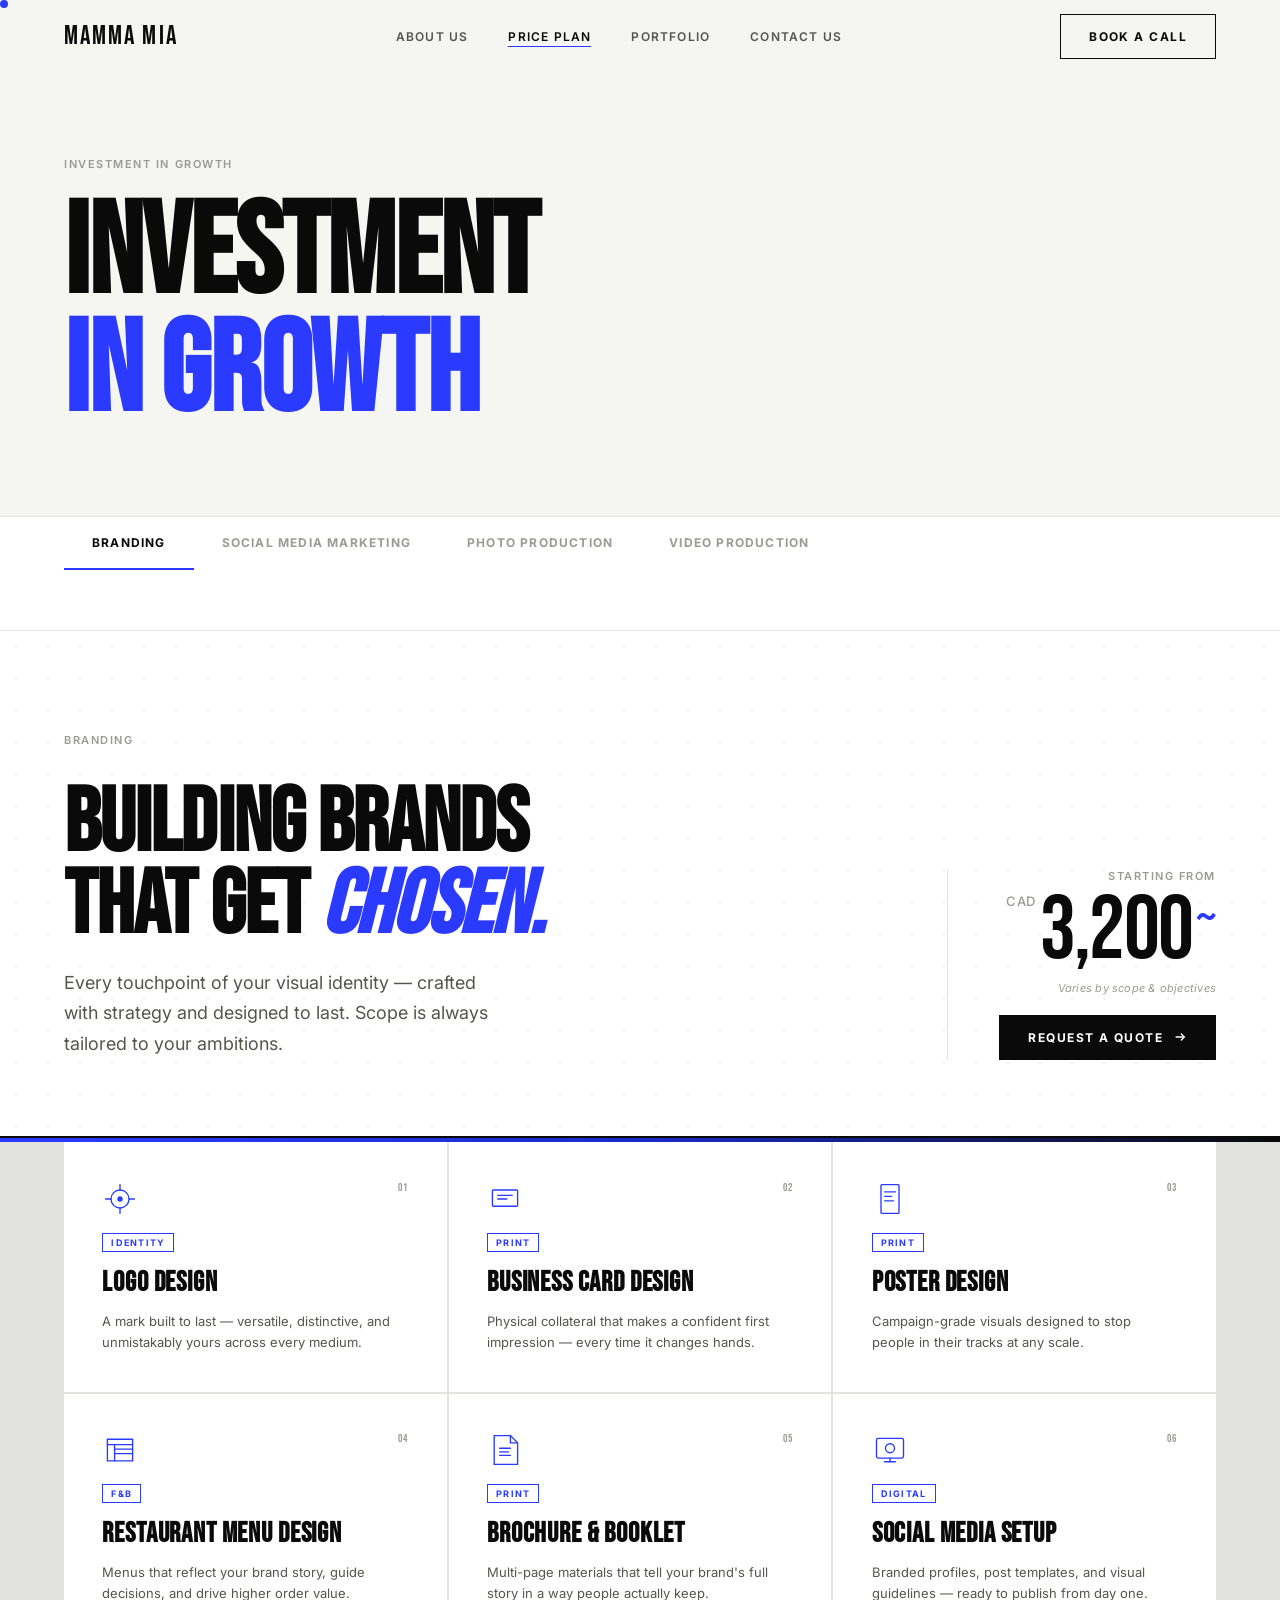
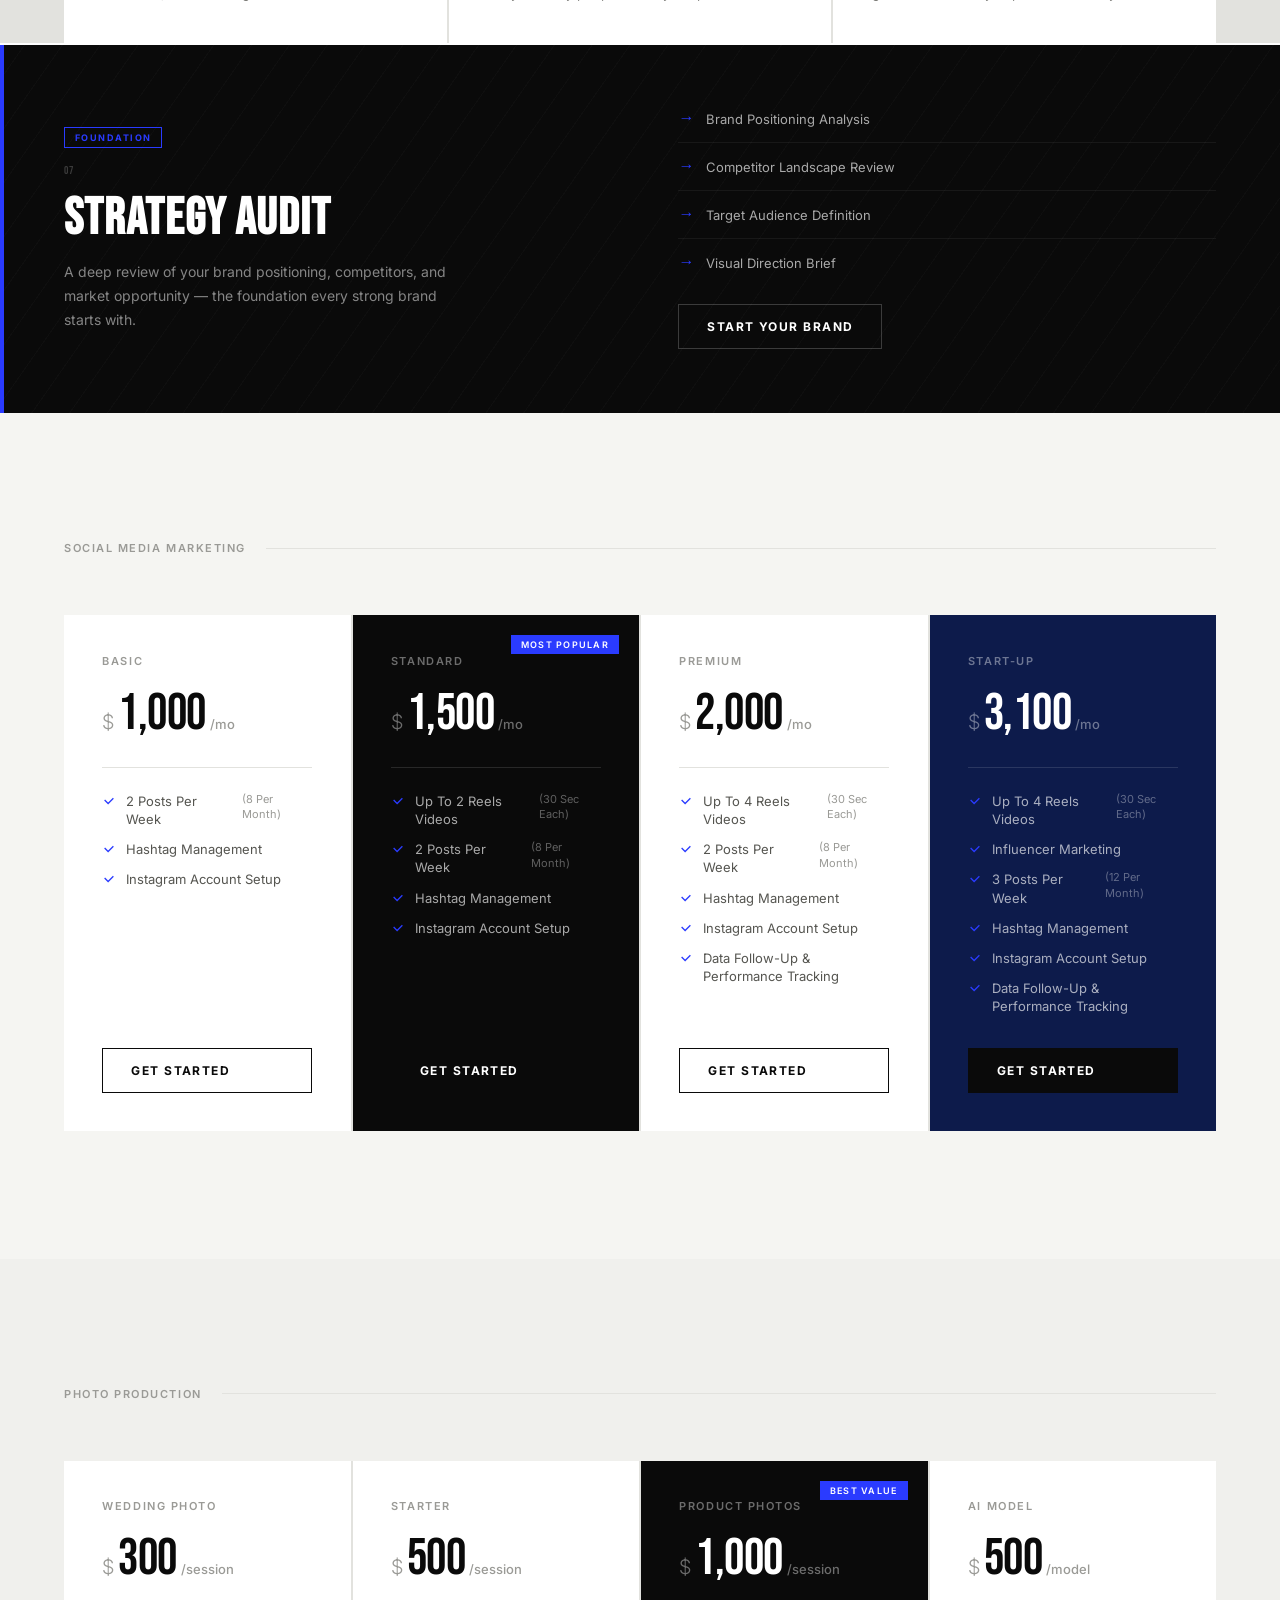
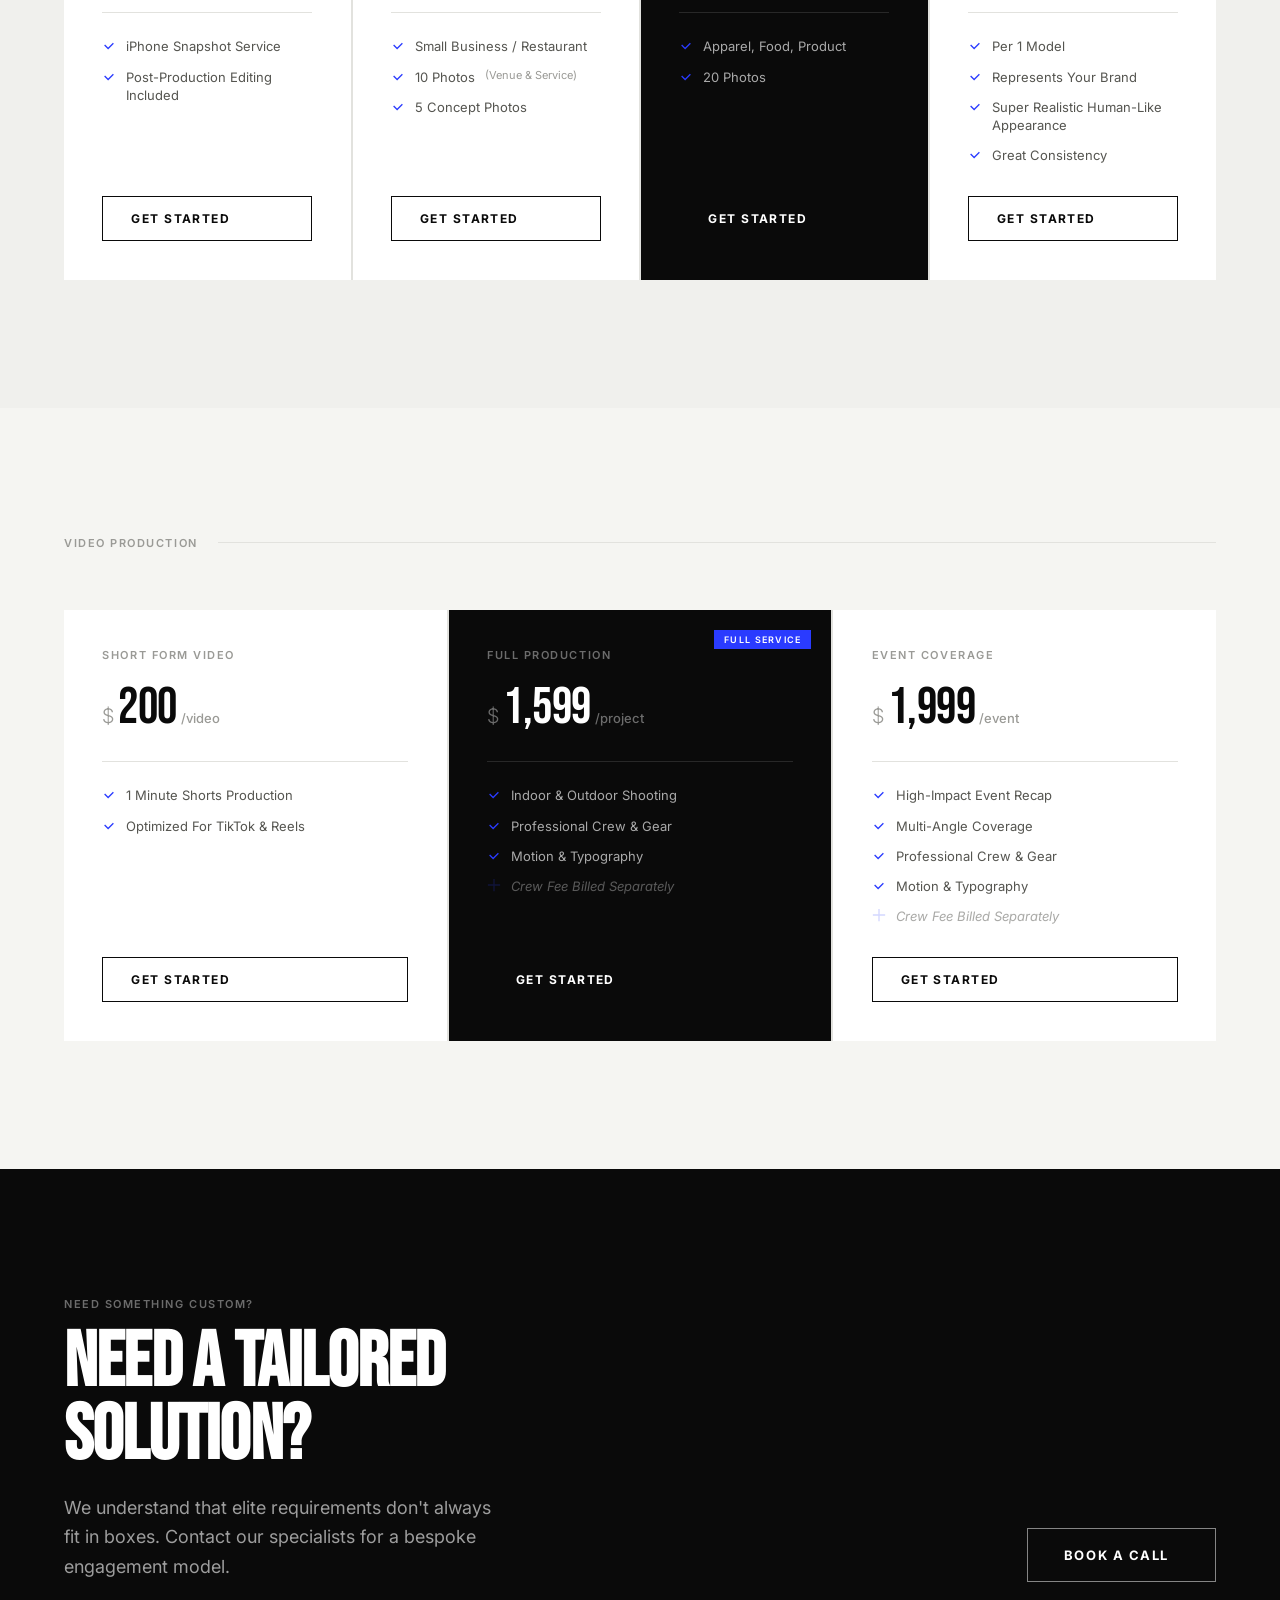
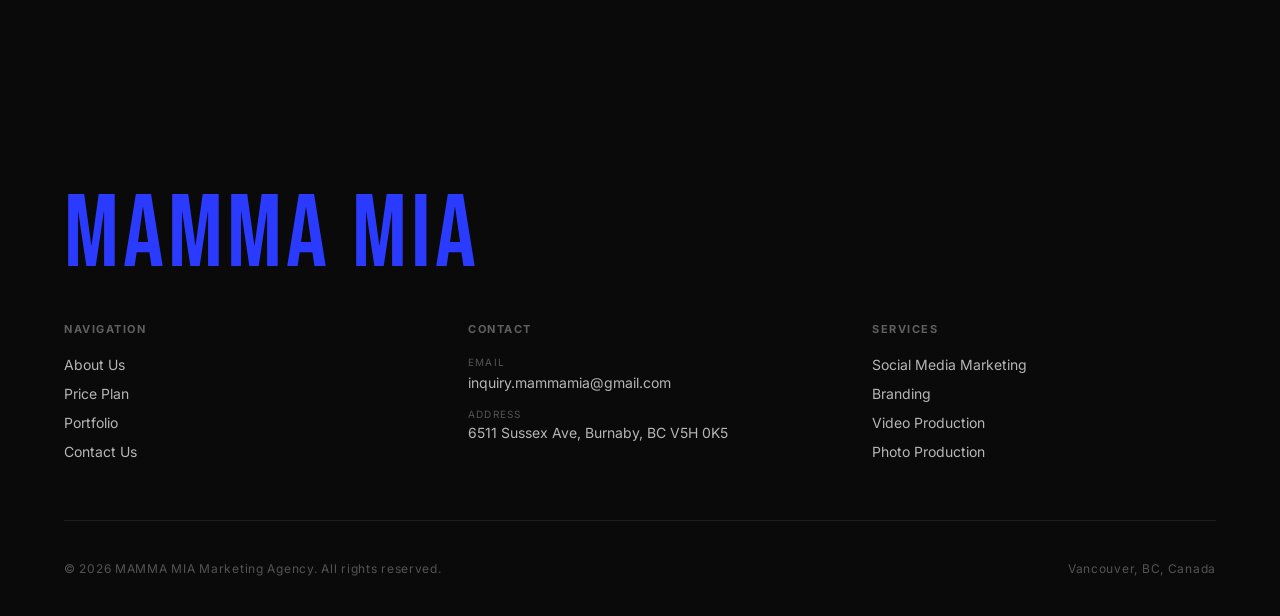
<file: price-plan.html>
<!DOCTYPE html>
<html lang="en">
<head>
  <meta charset="UTF-8" />
  <meta name="viewport" content="width=device-width, initial-scale=1.0" />
  <title>Price Plan — MAMMA MIA Marketing Agency</title>
  <meta name="description" content="Transparent pricing for Branding, Social Media Marketing, Photo Production, and Video Production services by MAMMA MIA." />
  <link rel="preconnect" href="https://fonts.googleapis.com" />
  <link rel="preconnect" href="https://fonts.gstatic.com" crossorigin />
  <link href="https://fonts.googleapis.com/css2?family=Bebas+Neue&family=Inter:wght@300;400;500;600;700&display=swap" rel="stylesheet" />
  <link rel="stylesheet" href="css/style.css" />
  <link rel="stylesheet" href="css/pricing.css" />
</head>
<body>

  <!-- Page Transition Curtain -->
  <div class="page-curtain" id="pageCurtain"></div>

  <!-- Page Loader -->
  <div class="page-loader" id="pageLoader">
    <div class="loader-logo">
      <span style="animation-delay:0.05s">M</span><span style="animation-delay:0.1s">A</span><span style="animation-delay:0.15s">M</span><span style="animation-delay:0.2s">M</span><span style="animation-delay:0.25s">A</span>&nbsp;<span style="animation-delay:0.35s">M</span><span style="animation-delay:0.4s">I</span><span style="animation-delay:0.45s">A</span>
    </div>
  </div>

  <!-- Custom Cursor -->
  <div class="cursor" id="cursor"></div>
  <div class="cursor-ring" id="cursorRing"></div>

  <!-- Progress Bar -->
  <div class="progress-bar" id="progressBar"></div>

  <!-- Navigation -->
  <nav class="nav" id="mainNav">
    <div class="nav__inner">
      <a href="index.html" class="nav__logo">
        <span class="nav__logo-text" style="color:var(--color-black)">MAMMA MIA</span>
      </a>
      <div class="nav__links">
        <a href="index.html" class="nav__link">About Us</a>
        <a href="price-plan.html" class="nav__link active">Price Plan</a>
        <a href="portfolio.html" class="nav__link">Portfolio</a>
        <a href="contact.html" class="nav__link">Contact Us</a>
      </div>
      <a href="contact.html" class="nav__cta btn btn-outline"><span>Book a Call</span></a>
      <div class="nav__hamburger" id="hamburger">
        <span></span><span></span><span></span>
      </div>
    </div>
  </nav>

  <!-- Mobile Menu -->
  <div class="nav__mobile-menu" id="mobileMenu">
    <a href="index.html" class="nav__mobile-link">About Us</a>
    <a href="price-plan.html" class="nav__mobile-link">Price Plan</a>
    <a href="portfolio.html" class="nav__mobile-link">Portfolio</a>
    <a href="contact.html" class="nav__mobile-link">Contact Us</a>
  </div>

  <!-- ======== PAGE HERO ======== -->
  <header class="page-hero">
    <div class="container">
      <div class="page-hero__eyebrow reveal">
        <span class="t-label">Investment in Growth</span>
      </div>
      <h1 class="page-hero__title t-display reveal reveal-delay-1">
        Investment<br /><span style="color:var(--color-accent)">in Growth</span>
      </h1>
    </div>
    <!-- Tab nav -->
    <div class="pricing-tabs">
      <div class="container">
        <div class="pricing-tabs__inner">
          <button class="pricing-tab active" data-target="branding">Branding</button>
          <button class="pricing-tab" data-target="social">Social Media Marketing</button>
          <button class="pricing-tab" data-target="photo">Photo Production</button>
          <button class="pricing-tab" data-target="video">Video Production</button>
        </div>
      </div>
    </div>
  </header>

  <!-- ======== BRANDING ======== -->
  <section class="pricing-section section branding-v3" id="branding">

    <!-- ① Top: full-width editorial header with oversized price -->
    <div class="branding-v3__head">
      <div class="container branding-v3__head-inner">
        <div class="branding-v3__head-left">
          <span class="t-label reveal">Branding</span>
          <h2 class="branding-v3__title reveal reveal-delay-1">Building Brands<br />That Get <em>Chosen.</em></h2>
          <p class="t-body branding-v3__sub reveal reveal-delay-2">Every touchpoint of your visual identity — crafted with strategy and designed to last. Scope is always tailored to your ambitions.</p>
        </div>
        <div class="branding-v3__head-right reveal reveal-delay-1">
          <div class="branding-v3__price-block">
            <span class="branding-v3__price-label t-label">Starting From</span>
            <div class="branding-v3__price-row">
              <span class="branding-v3__price-cad">CAD</span>
              <span class="branding-v3__price-num">3,200</span>
              <span class="branding-v3__price-tilde">~</span>
            </div>
            <p class="branding-v3__price-note">Varies by scope &amp; objectives</p>
          </div>
          <a href="contact.html" class="btn btn-primary branding-v3__cta">
            <span>Request a Quote</span>
            <svg xmlns="http://www.w3.org/2000/svg" viewBox="0 0 16 16" fill="none" stroke="currentColor" stroke-width="1.5"><path d="M3 8h10M9 4l4 4-4 4"/></svg>
          </a>
        </div>
      </div>
    </div>

    <!-- ② Divider accent bar -->
    <div class="branding-v3__divider"></div>

    <!-- ③ Service cards grid -->
    <div class="container">
      <div class="branding-v3__grid">

        <div class="branding-v3__card reveal reveal-delay-1">
          <div class="branding-v3__card-top">
            <svg class="branding-v3__icon" viewBox="0 0 40 40" fill="none" xmlns="http://www.w3.org/2000/svg">
              <circle cx="20" cy="20" r="10" stroke="currentColor" stroke-width="1.5"/>
              <path d="M20 10 L20 4M20 30 L20 36M10 20 L4 20M30 20 L36 20" stroke="currentColor" stroke-width="1.5" stroke-linecap="round"/>
              <circle cx="20" cy="20" r="3" fill="currentColor"/>
            </svg>
            <span class="branding-v3__card-num">01</span>
          </div>
          <div class="branding-v3__card-tag">Identity</div>
          <h3 class="branding-v3__card-title">Logo Design</h3>
          <p class="branding-v3__card-desc">A mark built to last — versatile, distinctive, and unmistakably yours across every medium.</p>
        </div>

        <div class="branding-v3__card reveal reveal-delay-2">
          <div class="branding-v3__card-top">
            <svg class="branding-v3__icon" viewBox="0 0 40 40" fill="none" xmlns="http://www.w3.org/2000/svg">
              <rect x="6" y="10" width="28" height="18" rx="1" stroke="currentColor" stroke-width="1.5"/>
              <path d="M12 16 h16M12 20 h10" stroke="currentColor" stroke-width="1.5" stroke-linecap="round"/>
            </svg>
            <span class="branding-v3__card-num">02</span>
          </div>
          <div class="branding-v3__card-tag">Print</div>
          <h3 class="branding-v3__card-title">Business Card Design</h3>
          <p class="branding-v3__card-desc">Physical collateral that makes a confident first impression — every time it changes hands.</p>
        </div>

        <div class="branding-v3__card reveal reveal-delay-3">
          <div class="branding-v3__card-top">
            <svg class="branding-v3__icon" viewBox="0 0 40 40" fill="none" xmlns="http://www.w3.org/2000/svg">
              <rect x="10" y="4" width="20" height="32" rx="1" stroke="currentColor" stroke-width="1.5"/>
              <path d="M14 12 h12M14 17 h8M14 22 h10" stroke="currentColor" stroke-width="1.5" stroke-linecap="round"/>
            </svg>
            <span class="branding-v3__card-num">03</span>
          </div>
          <div class="branding-v3__card-tag">Print</div>
          <h3 class="branding-v3__card-title">Poster Design</h3>
          <p class="branding-v3__card-desc">Campaign-grade visuals designed to stop people in their tracks at any scale.</p>
        </div>

        <div class="branding-v3__card reveal reveal-delay-1">
          <div class="branding-v3__card-top">
            <svg class="branding-v3__icon" viewBox="0 0 40 40" fill="none" xmlns="http://www.w3.org/2000/svg">
              <path d="M6 8 h28 v24 H6 Z" stroke="currentColor" stroke-width="1.5"/>
              <path d="M6 14 h28M14 14 v18M14 19 h20M14 24 h20" stroke="currentColor" stroke-width="1.5" stroke-linecap="round"/>
            </svg>
            <span class="branding-v3__card-num">04</span>
          </div>
          <div class="branding-v3__card-tag">F&amp;B</div>
          <h3 class="branding-v3__card-title">Restaurant Menu Design</h3>
          <p class="branding-v3__card-desc">Menus that reflect your brand story, guide decisions, and drive higher order value.</p>
        </div>

        <div class="branding-v3__card reveal reveal-delay-2">
          <div class="branding-v3__card-top">
            <svg class="branding-v3__icon" viewBox="0 0 40 40" fill="none" xmlns="http://www.w3.org/2000/svg">
              <path d="M8 4 h18 l8 8 v24 H8 Z" stroke="currentColor" stroke-width="1.5"/>
              <path d="M26 4 v8 h8" stroke="currentColor" stroke-width="1.5"/>
              <path d="M14 18 h12M14 22 h10M14 26 h12" stroke="currentColor" stroke-width="1.5" stroke-linecap="round"/>
            </svg>
            <span class="branding-v3__card-num">05</span>
          </div>
          <div class="branding-v3__card-tag">Print</div>
          <h3 class="branding-v3__card-title">Brochure &amp; Booklet</h3>
          <p class="branding-v3__card-desc">Multi-page materials that tell your brand's full story in a way people actually keep.</p>
        </div>

        <div class="branding-v3__card reveal reveal-delay-3">
          <div class="branding-v3__card-top">
            <svg class="branding-v3__icon" viewBox="0 0 40 40" fill="none" xmlns="http://www.w3.org/2000/svg">
              <rect x="5" y="7" width="30" height="22" rx="2" stroke="currentColor" stroke-width="1.5"/>
              <circle cx="20" cy="18" r="5" stroke="currentColor" stroke-width="1.5"/>
              <path d="M14 33 h12" stroke="currentColor" stroke-width="1.5" stroke-linecap="round"/>
              <path d="M20 29 v4" stroke="currentColor" stroke-width="1.5" stroke-linecap="round"/>
            </svg>
            <span class="branding-v3__card-num">06</span>
          </div>
          <div class="branding-v3__card-tag">Digital</div>
          <h3 class="branding-v3__card-title">Social Media Setup</h3>
          <p class="branding-v3__card-desc">Branded profiles, post templates, and visual guidelines — ready to publish from day one.</p>
        </div>

      </div>

      <!-- ④ Strategy Audit — full-width foundation card -->
      <div class="branding-v3__audit reveal">
        <div class="branding-v3__audit-left">
          <span class="branding-v3__audit-tag">Foundation</span>
          <span class="branding-v3__audit-num">07</span>
          <h3 class="branding-v3__audit-title">Strategy Audit</h3>
          <p class="branding-v3__audit-desc">A deep review of your brand positioning, competitors, and market opportunity — the foundation every strong brand starts with.</p>
        </div>
        <div class="branding-v3__audit-right">
          <ul class="branding-v3__audit-list">
            <li><span class="branding-v3__audit-check">→</span>Brand Positioning Analysis</li>
            <li><span class="branding-v3__audit-check">→</span>Competitor Landscape Review</li>
            <li><span class="branding-v3__audit-check">→</span>Target Audience Definition</li>
            <li><span class="branding-v3__audit-check">→</span>Visual Direction Brief</li>
          </ul>
          <a href="contact.html" class="btn btn-outline branding-v3__audit-cta"><span>Start Your Brand</span></a>
        </div>
      </div>

    </div>
  </section>

  <!-- ======== SOCIAL MEDIA MARKETING ======== -->
  <section class="pricing-section section" id="social">
    <div class="container">
      <div class="section-label-row reveal">
        <span class="t-label">Social Media Marketing</span>
        <div class="rule"></div>
      </div>
      <div class="pricing-cards">

        <div class="pricing-card reveal reveal-delay-1">
          <div class="pricing-card__tier t-label">Basic</div>
          <div class="pricing-card__price">
            <span class="pricing-card__currency">$</span>
            <span class="pricing-card__amount">1,000</span>
            <span class="pricing-card__period">/mo</span>
          </div>
          <div class="rule" style="margin:24px 0"></div>
          <ul class="pricing-card__features">
            <li><svg viewBox="0 0 16 16"><path d="M3 8l4 4 6-6" stroke="currentColor" stroke-width="1.5" fill="none"/></svg>2 Posts Per Week <span>(8 Per Month)</span></li>
            <li><svg viewBox="0 0 16 16"><path d="M3 8l4 4 6-6" stroke="currentColor" stroke-width="1.5" fill="none"/></svg>Hashtag Management</li>
            <li><svg viewBox="0 0 16 16"><path d="M3 8l4 4 6-6" stroke="currentColor" stroke-width="1.5" fill="none"/></svg>Instagram Account Setup</li>
          </ul>
          <a href="contact.html" class="btn btn-outline pricing-card__cta"><span>Get Started</span></a>
        </div>

        <div class="pricing-card pricing-card--featured reveal reveal-delay-2">
          <div class="pricing-card__badge t-label">Most Popular</div>
          <div class="pricing-card__tier t-label">Standard</div>
          <div class="pricing-card__price">
            <span class="pricing-card__currency">$</span>
            <span class="pricing-card__amount">1,500</span>
            <span class="pricing-card__period">/mo</span>
          </div>
          <div class="rule" style="margin:24px 0;background:rgba(255,255,255,0.12)"></div>
          <ul class="pricing-card__features">
            <li><svg viewBox="0 0 16 16"><path d="M3 8l4 4 6-6" stroke="currentColor" stroke-width="1.5" fill="none"/></svg>Up To 2 Reels Videos <span>(30 Sec Each)</span></li>
            <li><svg viewBox="0 0 16 16"><path d="M3 8l4 4 6-6" stroke="currentColor" stroke-width="1.5" fill="none"/></svg>2 Posts Per Week <span>(8 Per Month)</span></li>
            <li><svg viewBox="0 0 16 16"><path d="M3 8l4 4 6-6" stroke="currentColor" stroke-width="1.5" fill="none"/></svg>Hashtag Management</li>
            <li><svg viewBox="0 0 16 16"><path d="M3 8l4 4 6-6" stroke="currentColor" stroke-width="1.5" fill="none"/></svg>Instagram Account Setup</li>
          </ul>
          <a href="contact.html" class="btn btn-primary pricing-card__cta"><span>Get Started</span></a>
        </div>

        <div class="pricing-card reveal reveal-delay-3">
          <div class="pricing-card__tier t-label">Premium</div>
          <div class="pricing-card__price">
            <span class="pricing-card__currency">$</span>
            <span class="pricing-card__amount">2,000</span>
            <span class="pricing-card__period">/mo</span>
          </div>
          <div class="rule" style="margin:24px 0"></div>
          <ul class="pricing-card__features">
            <li><svg viewBox="0 0 16 16"><path d="M3 8l4 4 6-6" stroke="currentColor" stroke-width="1.5" fill="none"/></svg>Up To 4 Reels Videos <span>(30 Sec Each)</span></li>
            <li><svg viewBox="0 0 16 16"><path d="M3 8l4 4 6-6" stroke="currentColor" stroke-width="1.5" fill="none"/></svg>2 Posts Per Week <span>(8 Per Month)</span></li>
            <li><svg viewBox="0 0 16 16"><path d="M3 8l4 4 6-6" stroke="currentColor" stroke-width="1.5" fill="none"/></svg>Hashtag Management</li>
            <li><svg viewBox="0 0 16 16"><path d="M3 8l4 4 6-6" stroke="currentColor" stroke-width="1.5" fill="none"/></svg>Instagram Account Setup</li>
            <li><svg viewBox="0 0 16 16"><path d="M3 8l4 4 6-6" stroke="currentColor" stroke-width="1.5" fill="none"/></svg>Data Follow-Up &amp; Performance Tracking</li>
          </ul>
          <a href="contact.html" class="btn btn-outline pricing-card__cta"><span>Get Started</span></a>
        </div>

        <div class="pricing-card pricing-card--startup reveal reveal-delay-4">
          <div class="pricing-card__tier t-label">Start-Up</div>
          <div class="pricing-card__price">
            <span class="pricing-card__currency">$</span>
            <span class="pricing-card__amount">3,100</span>
            <span class="pricing-card__period">/mo</span>
          </div>
          <div class="rule" style="margin:24px 0;background:rgba(255,255,255,0.12)"></div>
          <ul class="pricing-card__features">
            <li><svg viewBox="0 0 16 16"><path d="M3 8l4 4 6-6" stroke="currentColor" stroke-width="1.5" fill="none"/></svg>Up To 4 Reels Videos <span>(30 Sec Each)</span></li>
            <li><svg viewBox="0 0 16 16"><path d="M3 8l4 4 6-6" stroke="currentColor" stroke-width="1.5" fill="none"/></svg>Influencer Marketing</li>
            <li><svg viewBox="0 0 16 16"><path d="M3 8l4 4 6-6" stroke="currentColor" stroke-width="1.5" fill="none"/></svg>3 Posts Per Week <span>(12 Per Month)</span></li>
            <li><svg viewBox="0 0 16 16"><path d="M3 8l4 4 6-6" stroke="currentColor" stroke-width="1.5" fill="none"/></svg>Hashtag Management</li>
            <li><svg viewBox="0 0 16 16"><path d="M3 8l4 4 6-6" stroke="currentColor" stroke-width="1.5" fill="none"/></svg>Instagram Account Setup</li>
            <li><svg viewBox="0 0 16 16"><path d="M3 8l4 4 6-6" stroke="currentColor" stroke-width="1.5" fill="none"/></svg>Data Follow-Up &amp; Performance Tracking</li>
          </ul>
          <a href="contact.html" class="btn btn-primary pricing-card__cta"><span>Get Started</span></a>
        </div>

      </div>
    </div>
  </section>

  <!-- ======== PHOTO PRODUCTION ======== -->
  <section class="pricing-section section section--alt" id="photo">
    <div class="container">
      <div class="section-label-row reveal">
        <span class="t-label">Photo Production</span>
        <div class="rule"></div>
      </div>
      <div class="pricing-cards">

        <div class="pricing-card reveal reveal-delay-1">
          <div class="pricing-card__tier t-label">Wedding Photo</div>
          <div class="pricing-card__price">
            <span class="pricing-card__currency">$</span>
            <span class="pricing-card__amount">300</span>
            <span class="pricing-card__period">/session</span>
          </div>
          <div class="rule" style="margin:24px 0"></div>
          <ul class="pricing-card__features">
            <li><svg viewBox="0 0 16 16"><path d="M3 8l4 4 6-6" stroke="currentColor" stroke-width="1.5" fill="none"/></svg>iPhone Snapshot Service</li>
            <li><svg viewBox="0 0 16 16"><path d="M3 8l4 4 6-6" stroke="currentColor" stroke-width="1.5" fill="none"/></svg>Post-Production Editing Included</li>
          </ul>
          <a href="contact.html" class="btn btn-outline pricing-card__cta"><span>Get Started</span></a>
        </div>

        <div class="pricing-card reveal reveal-delay-2">
          <div class="pricing-card__tier t-label">Starter</div>
          <div class="pricing-card__price">
            <span class="pricing-card__currency">$</span>
            <span class="pricing-card__amount">500</span>
            <span class="pricing-card__period">/session</span>
          </div>
          <div class="rule" style="margin:24px 0"></div>
          <ul class="pricing-card__features">
            <li><svg viewBox="0 0 16 16"><path d="M3 8l4 4 6-6" stroke="currentColor" stroke-width="1.5" fill="none"/></svg>Small Business / Restaurant</li>
            <li><svg viewBox="0 0 16 16"><path d="M3 8l4 4 6-6" stroke="currentColor" stroke-width="1.5" fill="none"/></svg>10 Photos <span>(Venue &amp; Service)</span></li>
            <li><svg viewBox="0 0 16 16"><path d="M3 8l4 4 6-6" stroke="currentColor" stroke-width="1.5" fill="none"/></svg>5 Concept Photos</li>
          </ul>
          <a href="contact.html" class="btn btn-outline pricing-card__cta"><span>Get Started</span></a>
        </div>

        <div class="pricing-card pricing-card--featured reveal reveal-delay-3">
          <div class="pricing-card__badge t-label">Best Value</div>
          <div class="pricing-card__tier t-label">Product Photos</div>
          <div class="pricing-card__price">
            <span class="pricing-card__currency">$</span>
            <span class="pricing-card__amount">1,000</span>
            <span class="pricing-card__period">/session</span>
          </div>
          <div class="rule" style="margin:24px 0;background:rgba(255,255,255,0.12)"></div>
          <ul class="pricing-card__features">
            <li><svg viewBox="0 0 16 16"><path d="M3 8l4 4 6-6" stroke="currentColor" stroke-width="1.5" fill="none"/></svg>Apparel, Food, Product</li>
            <li><svg viewBox="0 0 16 16"><path d="M3 8l4 4 6-6" stroke="currentColor" stroke-width="1.5" fill="none"/></svg>20 Photos</li>
          </ul>
          <a href="contact.html" class="btn btn-primary pricing-card__cta"><span>Get Started</span></a>
        </div>

        <div class="pricing-card reveal reveal-delay-4">
          <div class="pricing-card__tier t-label">AI Model</div>
          <div class="pricing-card__price">
            <span class="pricing-card__currency">$</span>
            <span class="pricing-card__amount">500</span>
            <span class="pricing-card__period">/model</span>
          </div>
          <div class="rule" style="margin:24px 0"></div>
          <ul class="pricing-card__features">
            <li><svg viewBox="0 0 16 16"><path d="M3 8l4 4 6-6" stroke="currentColor" stroke-width="1.5" fill="none"/></svg>Per 1 Model</li>
            <li><svg viewBox="0 0 16 16"><path d="M3 8l4 4 6-6" stroke="currentColor" stroke-width="1.5" fill="none"/></svg>Represents Your Brand</li>
            <li><svg viewBox="0 0 16 16"><path d="M3 8l4 4 6-6" stroke="currentColor" stroke-width="1.5" fill="none"/></svg>Super Realistic Human-Like Appearance</li>
            <li><svg viewBox="0 0 16 16"><path d="M3 8l4 4 6-6" stroke="currentColor" stroke-width="1.5" fill="none"/></svg>Great Consistency</li>
          </ul>
          <a href="contact.html" class="btn btn-outline pricing-card__cta"><span>Get Started</span></a>
        </div>

      </div>
    </div>
  </section>

  <!-- ======== VIDEO PRODUCTION ======== -->
  <section class="pricing-section section" id="video">
    <div class="container">
      <div class="section-label-row reveal">
        <span class="t-label">Video Production</span>
        <div class="rule"></div>
      </div>
      <div class="pricing-cards pricing-cards--3">

        <div class="pricing-card reveal reveal-delay-1">
          <div class="pricing-card__tier t-label">Short Form Video</div>
          <div class="pricing-card__price">
            <span class="pricing-card__currency">$</span>
            <span class="pricing-card__amount">200</span>
            <span class="pricing-card__period">/video</span>
          </div>
          <div class="rule" style="margin:24px 0"></div>
          <ul class="pricing-card__features">
            <li><svg viewBox="0 0 16 16"><path d="M3 8l4 4 6-6" stroke="currentColor" stroke-width="1.5" fill="none"/></svg>1 Minute Shorts Production</li>
            <li><svg viewBox="0 0 16 16"><path d="M3 8l4 4 6-6" stroke="currentColor" stroke-width="1.5" fill="none"/></svg>Optimized For TikTok &amp; Reels</li>
          </ul>
          <a href="contact.html" class="btn btn-outline pricing-card__cta"><span>Get Started</span></a>
        </div>

        <div class="pricing-card pricing-card--featured reveal reveal-delay-2">
          <div class="pricing-card__badge t-label">Full Service</div>
          <div class="pricing-card__tier t-label">Full Production</div>
          <div class="pricing-card__price">
            <span class="pricing-card__currency">$</span>
            <span class="pricing-card__amount">1,599</span>
            <span class="pricing-card__period">/project</span>
          </div>
          <div class="rule" style="margin:24px 0;background:rgba(255,255,255,0.12)"></div>
          <ul class="pricing-card__features">
            <li><svg viewBox="0 0 16 16"><path d="M3 8l4 4 6-6" stroke="currentColor" stroke-width="1.5" fill="none"/></svg>Indoor &amp; Outdoor Shooting</li>
            <li><svg viewBox="0 0 16 16"><path d="M3 8l4 4 6-6" stroke="currentColor" stroke-width="1.5" fill="none"/></svg>Professional Crew &amp; Gear</li>
            <li><svg viewBox="0 0 16 16"><path d="M3 8l4 4 6-6" stroke="currentColor" stroke-width="1.5" fill="none"/></svg>Motion &amp; Typography</li>
            <li class="pricing-card__note"><svg viewBox="0 0 16 16"><path d="M8 1v14M1 8h14" stroke="currentColor" stroke-width="1.5" fill="none" opacity="0.4"/></svg>Crew Fee Billed Separately</li>
          </ul>
          <a href="contact.html" class="btn btn-primary pricing-card__cta"><span>Get Started</span></a>
        </div>

        <div class="pricing-card reveal reveal-delay-3">
          <div class="pricing-card__tier t-label">Event Coverage</div>
          <div class="pricing-card__price">
            <span class="pricing-card__currency">$</span>
            <span class="pricing-card__amount">1,999</span>
            <span class="pricing-card__period">/event</span>
          </div>
          <div class="rule" style="margin:24px 0"></div>
          <ul class="pricing-card__features">
            <li><svg viewBox="0 0 16 16"><path d="M3 8l4 4 6-6" stroke="currentColor" stroke-width="1.5" fill="none"/></svg>High-Impact Event Recap</li>
            <li><svg viewBox="0 0 16 16"><path d="M3 8l4 4 6-6" stroke="currentColor" stroke-width="1.5" fill="none"/></svg>Multi-Angle Coverage</li>
            <li><svg viewBox="0 0 16 16"><path d="M3 8l4 4 6-6" stroke="currentColor" stroke-width="1.5" fill="none"/></svg>Professional Crew &amp; Gear</li>
            <li><svg viewBox="0 0 16 16"><path d="M3 8l4 4 6-6" stroke="currentColor" stroke-width="1.5" fill="none"/></svg>Motion &amp; Typography</li>
            <li class="pricing-card__note"><svg viewBox="0 0 16 16"><path d="M8 1v14M1 8h14" stroke="currentColor" stroke-width="1.5" fill="none" opacity="0.4"/></svg>Crew Fee Billed Separately</li>
          </ul>
          <a href="contact.html" class="btn btn-outline pricing-card__cta"><span>Get Started</span></a>
        </div>

      </div>
    </div>
  </section>

  <!-- ======== BESPOKE CTA ======== -->
  <section class="bespoke-cta section--dark">
    <div class="container">
      <div class="bespoke-cta__inner reveal">
        <div class="bespoke-cta__text">
          <span class="t-label" style="color:rgba(255,255,255,0.4);display:block;margin-bottom:16px">Need Something Custom?</span>
          <h2 class="t-headline" style="color:var(--color-white)">Need a Tailored<br />Solution?</h2>
          <p class="t-body" style="margin-top:20px;max-width:440px">We understand that elite requirements don't always fit in boxes. Contact our specialists for a bespoke engagement model.</p>
        </div>
        <div class="bespoke-cta__action">
          <a href="contact.html" class="btn btn-outline-white bespoke-btn">
            <span>Book a Call</span>
            <svg xmlns="http://www.w3.org/2000/svg" viewBox="0 0 16 16" fill="none" stroke="currentColor" stroke-width="1.5"><path d="M3 8h10M9 4l4 4-4 4"/></svg>
          </a>
        </div>
      </div>
    </div>
  </section>

  <!-- ======== FOOTER ======== -->
  <footer class="footer">
    <div class="container">
      <div class="footer__brand-name">MAMMA MIA</div>
      <div class="footer__top">
        <div class="footer__col">
          <p class="footer__col-title">Navigation</p>
          <nav class="footer__col-links">
            <a href="index.html" class="footer__col-link">About Us</a>
            <a href="price-plan.html" class="footer__col-link">Price Plan</a>
            <a href="portfolio.html" class="footer__col-link">Portfolio</a>
            <a href="contact.html" class="footer__col-link">Contact Us</a>
          </nav>
        </div>
        <div class="footer__col">
          <p class="footer__col-title">Contact</p>
          <div class="footer__contact-item">
            <p class="footer__contact-label">Email</p>
            <a href="mailto:inquiry.mammamia@gmail.com" class="footer__contact-value footer__col-link">inquiry.mammamia@gmail.com</a>
          </div>
          <div class="footer__contact-item">
            <p class="footer__contact-label">Address</p>
            <p class="footer__contact-value">6511 Sussex Ave, Burnaby, BC V5H 0K5</p>
          </div>
        </div>
        <div class="footer__col">
          <p class="footer__col-title">Services</p>
          <nav class="footer__col-links">
            <a href="portfolio.html" class="footer__col-link">Social Media Marketing</a>
            <a href="portfolio.html" class="footer__col-link">Branding</a>
            <a href="portfolio.html" class="footer__col-link">Video Production</a>
            <a href="portfolio.html" class="footer__col-link">Photo Production</a>
          </nav>
        </div>
      </div>
      <div class="footer__bottom">
        <p class="footer__copy">© 2026 MAMMA MIA Marketing Agency. All rights reserved.</p>
        <p class="footer__copy">Vancouver, BC, Canada</p>
      </div>
    </div>
  </footer>

  <script src="js/main.js"></script>
  <script src="js/pricing.js"></script>
</body>
</html>
</file>
<file: css/style.css>
/* ============================================
   MAMMA MIA Marketing Agency — Global Styles
   Design Reference: takt.com editorial style
   ============================================ */

/* ---------- CSS Variables ---------- */
:root {
  --color-black: #0a0a0a;
  --color-white: #ffffff;
  --color-bg: #f5f5f2;
  --color-accent: #2a3bff;
  --color-accent-dark: #1a2bcc;
  --color-navy: #0d1b4b;
  --color-gray-100: #f0f0ed;
  --color-gray-200: #e2e2de;
  --color-gray-400: #9a9a96;
  --color-gray-600: #555550;
  --color-gray-800: #2a2a26;
  --font-display: 'Bebas Neue', 'Arial Narrow', Arial, sans-serif;
  --font-sans: 'Inter', 'Helvetica Neue', Helvetica, Arial, sans-serif;
  --transition-fast: 0.2s ease;
  --transition-mid: 0.4s ease;
  --transition-slow: 0.7s cubic-bezier(0.16, 1, 0.3, 1);
  --nav-height: 72px;
  --max-width: 1440px;
  --grid-padding: clamp(24px, 5vw, 80px);
}

/* ---------- Reset ---------- */
*, *::before, *::after { box-sizing: border-box; margin: 0; padding: 0; }
html { font-size: 16px; scroll-behavior: smooth; }
body {
  font-family: var(--font-sans);
  background-color: var(--color-bg);
  color: var(--color-black);
  overflow-x: hidden;
  -webkit-font-smoothing: antialiased;
  -moz-osx-font-smoothing: grayscale;
}
img, video { max-width: 100%; height: auto; display: block; }
a { color: inherit; text-decoration: none; }
ul, ol { list-style: none; }
button { cursor: pointer; border: none; background: none; font-family: inherit; }
input, textarea, select { font-family: inherit; }

/* ---------- Typography ---------- */
.t-display {
  font-family: var(--font-display);
  font-size: clamp(64px, 10vw, 160px);
  line-height: 0.92;
  letter-spacing: -0.01em;
  text-transform: uppercase;
}
.t-headline {
  font-family: var(--font-display);
  font-size: clamp(40px, 6vw, 96px);
  line-height: 0.95;
  letter-spacing: -0.01em;
  text-transform: uppercase;
}
.t-subheadline {
  font-family: var(--font-display);
  font-size: clamp(28px, 4vw, 56px);
  line-height: 1;
  letter-spacing: 0.01em;
  text-transform: uppercase;
}
.t-label {
  font-family: var(--font-sans);
  font-size: 11px;
  font-weight: 600;
  letter-spacing: 0.14em;
  text-transform: uppercase;
  color: var(--color-gray-400);
}
.t-body {
  font-size: clamp(15px, 1.5vw, 18px);
  line-height: 1.65;
  color: var(--color-gray-600);
}
.t-body-sm {
  font-size: 14px;
  line-height: 1.6;
  color: var(--color-gray-600);
}

/* ---------- Layout ---------- */
.container {
  width: 100%;
  max-width: var(--max-width);
  margin: 0 auto;
  padding: 0 var(--grid-padding);
}
.section {
  padding: clamp(80px, 10vw, 160px) 0;
}
.section--dark {
  background-color: var(--color-black);
  color: var(--color-white);
}
.section--dark .t-body,
.section--dark .t-body-sm { color: rgba(255,255,255,0.6); }
.section--dark .t-label { color: rgba(255,255,255,0.35); }
.grid-2 {
  display: grid;
  grid-template-columns: 1fr 1fr;
  gap: 2px;
}
.grid-3 {
  display: grid;
  grid-template-columns: repeat(3, 1fr);
  gap: 2px;
}
.grid-4 {
  display: grid;
  grid-template-columns: repeat(4, 1fr);
  gap: 2px;
}

/* ---------- Navigation ---------- */
.nav {
  position: fixed;
  top: 0; left: 0; right: 0;
  z-index: 1000;
  height: var(--nav-height);
  display: flex;
  align-items: center;
  padding: 0 var(--grid-padding);
  mix-blend-mode: normal;
  transition: background-color var(--transition-mid), box-shadow var(--transition-mid);
}
.nav.scrolled {
  background-color: rgba(245, 245, 242, 0.92);
  backdrop-filter: blur(12px);
  -webkit-backdrop-filter: blur(12px);
  box-shadow: 0 1px 0 rgba(0,0,0,0.08);
}
.nav.nav--dark {
  background-color: transparent;
}
.nav.nav--dark.scrolled {
  background-color: rgba(10, 10, 10, 0.92);
}
.nav__inner {
  width: 100%;
  display: flex;
  align-items: center;
  justify-content: space-between;
}
.nav__logo {
  display: flex;
  align-items: center;
  gap: 10px;
  font-family: var(--font-display);
  font-size: 22px;
  letter-spacing: 0.06em;
  text-transform: uppercase;
  color: var(--color-black);
  transition: opacity var(--transition-fast);
}
.nav__logo:hover { opacity: 0.7; }
.nav__logo-text {
  font-family: var(--font-display);
  font-size: 26px;
  letter-spacing: 0.08em;
  color: var(--color-black);
}
.nav--dark .nav__logo-text { color: var(--color-white); }
.nav--dark.scrolled .nav__logo-text { color: var(--color-white); }

.nav__links {
  display: flex;
  align-items: center;
  gap: 40px;
}
.nav__link {
  font-size: 12px;
  font-weight: 600;
  letter-spacing: 0.1em;
  text-transform: uppercase;
  color: var(--color-gray-600);
  transition: color var(--transition-fast);
  position: relative;
}
.nav__link::after {
  content: '';
  position: absolute;
  bottom: -3px; left: 0; right: 0;
  height: 1px;
  background: var(--color-accent);
  transform: scaleX(0);
  transition: transform var(--transition-fast);
  transform-origin: left;
}
.nav__link:hover, .nav__link.active {
  color: var(--color-black);
}
.nav__link:hover::after, .nav__link.active::after {
  transform: scaleX(1);
}
.nav--dark .nav__link { color: rgba(255,255,255,0.6); }
.nav--dark .nav__link:hover,
.nav--dark .nav__link.active { color: var(--color-white); }

.nav__cta {
  font-size: 11px;
  font-weight: 700;
  letter-spacing: 0.12em;
  text-transform: uppercase;
  padding: 10px 22px;
  border: 1.5px solid var(--color-black);
  color: var(--color-black);
  transition: background-color var(--transition-fast), color var(--transition-fast);
}
.nav__cta:hover {
  background-color: var(--color-black);
  color: var(--color-white);
}
.nav--dark .nav__cta {
  border-color: rgba(255,255,255,0.5);
  color: var(--color-white);
}
.nav--dark .nav__cta:hover {
  background-color: var(--color-white);
  color: var(--color-black);
}

/* Hamburger */
.nav__hamburger {
  display: none;
  flex-direction: column;
  gap: 5px;
  width: 28px;
  cursor: pointer;
  z-index: 1100;
}
.nav__hamburger span {
  display: block;
  height: 1.5px;
  background: var(--color-black);
  transition: all var(--transition-fast);
}
.nav--dark .nav__hamburger span { background: var(--color-white); }
.nav__hamburger.open span:nth-child(1) { transform: translateY(6.5px) rotate(45deg); }
.nav__hamburger.open span:nth-child(2) { opacity: 0; }
.nav__hamburger.open span:nth-child(3) { transform: translateY(-6.5px) rotate(-45deg); }

/* Mobile Menu */
.nav__mobile-menu {
  display: none;
  position: fixed;
  inset: 0;
  background-color: var(--color-black);
  z-index: 999;
  flex-direction: column;
  justify-content: center;
  align-items: center;
  gap: 40px;
  opacity: 0;
  pointer-events: none;
  transition: opacity var(--transition-mid);
}
.nav__mobile-menu.open {
  display: flex;
  opacity: 1;
  pointer-events: all;
}
.nav__mobile-link {
  font-family: var(--font-display);
  font-size: clamp(40px, 8vw, 80px);
  color: var(--color-white);
  letter-spacing: 0.04em;
  text-transform: uppercase;
  transition: color var(--transition-fast);
}
.nav__mobile-link:hover { color: var(--color-accent); }

/* ---------- Footer ---------- */
.footer {
  background-color: var(--color-black);
  color: var(--color-white);
  padding: 80px 0 40px;
}
.footer__top {
  display: grid;
  grid-template-columns: 1fr 1fr 1fr;
  gap: 60px;
  padding-bottom: 60px;
  border-bottom: 1px solid rgba(255,255,255,0.08);
  margin-bottom: 40px;
}
.footer__brand-name {
  font-family: var(--font-display);
  font-size: clamp(48px, 8vw, 120px);
  line-height: 0.9;
  color: var(--color-accent);
  letter-spacing: 0.04em;
  text-transform: uppercase;
  grid-column: 1 / -1;
  margin-bottom: 40px;
}
.footer__col-title {
  font-size: 11px;
  font-weight: 700;
  letter-spacing: 0.14em;
  text-transform: uppercase;
  color: rgba(255,255,255,0.35);
  margin-bottom: 20px;
}
.footer__col-links {
  display: flex;
  flex-direction: column;
  gap: 12px;
}
.footer__col-link {
  font-size: 14px;
  color: rgba(255,255,255,0.7);
  transition: color var(--transition-fast);
}
.footer__col-link:hover { color: var(--color-white); }
.footer__contact-item {
  margin-bottom: 16px;
}
.footer__contact-label {
  font-size: 10px;
  letter-spacing: 0.12em;
  text-transform: uppercase;
  color: rgba(255,255,255,0.3);
  margin-bottom: 4px;
}
.footer__contact-value {
  font-size: 14px;
  color: rgba(255,255,255,0.7);
}
.footer__bottom {
  display: flex;
  justify-content: space-between;
  align-items: center;
}
.footer__copy {
  font-size: 12px;
  color: rgba(255,255,255,0.3);
  letter-spacing: 0.06em;
}

/* ---------- Buttons ---------- */
.btn {
  display: inline-flex;
  align-items: center;
  gap: 10px;
  font-size: 12px;
  font-weight: 700;
  letter-spacing: 0.12em;
  text-transform: uppercase;
  padding: 14px 28px;
  transition: all var(--transition-fast);
  position: relative;
  overflow: hidden;
}
.btn::before {
  content: '';
  position: absolute;
  inset: 0;
  transform: scaleX(0);
  transform-origin: left;
  transition: transform var(--transition-fast);
}
.btn:hover::before { transform: scaleX(1); }
.btn-primary {
  background: var(--color-black);
  color: var(--color-white);
  border: 1.5px solid var(--color-black);
}
.btn-primary::before { background: var(--color-accent); }
.btn-primary:hover { border-color: var(--color-accent); }
.btn-outline {
  background: transparent;
  color: var(--color-black);
  border: 1.5px solid var(--color-black);
}
.btn-outline::before { background: var(--color-black); }
.btn-outline:hover { color: var(--color-white); }
.btn-outline-white {
  background: transparent;
  color: var(--color-white);
  border: 1.5px solid rgba(255,255,255,0.5);
}
.btn-outline-white::before { background: var(--color-white); }
.btn-outline-white:hover { color: var(--color-black); border-color: var(--color-white); }
.btn span { position: relative; z-index: 1; }
.btn-arrow {
  display: inline-flex;
  align-items: center;
  gap: 8px;
  font-size: 12px;
  font-weight: 700;
  letter-spacing: 0.1em;
  text-transform: uppercase;
  color: var(--color-black);
  transition: gap var(--transition-fast), color var(--transition-fast);
}
.btn-arrow:hover { gap: 14px; color: var(--color-accent); }
.btn-arrow svg { width: 16px; height: 16px; transition: transform var(--transition-fast); }
.btn-arrow:hover svg { transform: translateX(4px); }

/* ---------- Scroll Animations ---------- */
.reveal {
  opacity: 0;
  transform: translateY(40px);
  transition: opacity 0.9s cubic-bezier(0.16, 1, 0.3, 1),
              transform 0.9s cubic-bezier(0.16, 1, 0.3, 1);
}
.reveal.visible {
  opacity: 1;
  transform: translateY(0);
}
.reveal-delay-1 { transition-delay: 0.1s; }
.reveal-delay-2 { transition-delay: 0.2s; }
.reveal-delay-3 { transition-delay: 0.32s; }
.reveal-delay-4 { transition-delay: 0.44s; }
.reveal-delay-5 { transition-delay: 0.56s; }

/* Clip-path image reveal */
.clip-reveal {
  clip-path: inset(0 100% 0 0);
  transition: clip-path 1.1s cubic-bezier(0.76, 0, 0.24, 1);
}
.clip-reveal.visible {
  clip-path: inset(0 0% 0 0);
}

/* Scale reveal */
.scale-reveal {
  opacity: 0;
  transform: scale(0.92);
  transition: opacity 1s cubic-bezier(0.16,1,0.3,1),
              transform 1s cubic-bezier(0.16,1,0.3,1);
}
.scale-reveal.visible { opacity: 1; transform: scale(1); }

/* ---------- Split Text ---------- */
.split-text .split-char {
  display: inline-block;
  opacity: 0;
  transform: translateY(60%) rotate(3deg);
  transition: opacity 0.5s cubic-bezier(0.16,1,0.3,1),
              transform 0.5s cubic-bezier(0.16,1,0.3,1);
  transition-delay: calc(var(--i) * 0.025s);
}
.split-text--visible .split-char {
  opacity: 1;
  transform: translateY(0) rotate(0deg);
}

/* ---------- Nav Hide on Scroll Down ---------- */
.nav--hidden {
  transform: translateY(-100%);
  transition: transform 0.4s cubic-bezier(0.76, 0, 0.24, 1) !important;
}
.nav {
  transition: background-color var(--transition-mid),
              box-shadow var(--transition-mid),
              transform 0.4s cubic-bezier(0.16, 1, 0.3, 1);
}

/* ---------- Divider Line ---------- */
.rule {
  height: 1px;
  background: var(--color-gray-200);
}
.rule--dark { background: rgba(255,255,255,0.08); }

/* ---------- Tag / Pill ---------- */
.tag {
  display: inline-block;
  font-size: 10px;
  font-weight: 700;
  letter-spacing: 0.12em;
  text-transform: uppercase;
  padding: 5px 12px;
  border: 1px solid currentColor;
}
.tag--accent { color: var(--color-accent); border-color: var(--color-accent); }
.tag--dark { color: var(--color-white); border-color: rgba(255,255,255,0.3); }

/* ---------- Cursor (Magnetic) ---------- */
.cursor {
  width: 8px;
  height: 8px;
  border-radius: 50%;
  background: var(--color-accent);
  position: fixed;
  pointer-events: none;
  z-index: 9999;
  /* position set via JS transform */
  top: 0; left: 0;
  will-change: transform;
  transition: width 0.3s ease, height 0.3s ease, opacity 0.3s ease, background 0.3s ease;
}
.cursor-ring {
  width: 40px;
  height: 40px;
  border-radius: 50%;
  border: 1.5px solid var(--color-accent);
  position: fixed;
  pointer-events: none;
  z-index: 9998;
  top: 0; left: 0;
  will-change: transform;
  opacity: 0.6;
  transition: width 0.4s ease, height 0.4s ease, opacity 0.4s ease, border-color 0.3s ease;
}
.cursor--hover {
  width: 16px;
  height: 16px;
  background: var(--color-accent);
  mix-blend-mode: difference;
}
.cursor-ring--hover {
  width: 70px;
  height: 70px;
  opacity: 0.2;
  border-color: var(--color-accent);
}

/* ---------- Page Transition Curtain ---------- */
.page-curtain {
  position: fixed;
  inset: 0;
  background: var(--color-black);
  z-index: 8999;
  transform: translateY(0%);
  transition: transform 0.7s cubic-bezier(0.76, 0, 0.24, 1);
  pointer-events: none;
}
.page-curtain.curtain--out {
  transform: translateY(-100%);
}
.page-curtain.curtain--in {
  transform: translateY(0%);
  pointer-events: all;
}

/* ---------- Page Loader ---------- */
.page-loader {
  position: fixed;
  inset: 0;
  background: var(--color-black);
  z-index: 9000;
  display: flex;
  align-items: center;
  justify-content: center;
  transition: opacity 0.6s ease, visibility 0.6s ease;
}
.page-loader.hidden {
  opacity: 0;
  visibility: hidden;
  pointer-events: none;
}
.loader-logo {
  font-family: var(--font-display);
  font-size: clamp(40px, 8vw, 80px);
  color: var(--color-white);
  letter-spacing: 0.1em;
  text-transform: uppercase;
  overflow: hidden;
}
.loader-logo span {
  display: inline-block;
  animation: loaderDrop 0.6s cubic-bezier(0.16, 1, 0.3, 1) forwards;
  opacity: 0;
  transform: translateY(100%);
}
@keyframes loaderDrop {
  to { opacity: 1; transform: translateY(0); }
}

/* ---------- Progress Bar ---------- */
.progress-bar {
  position: fixed;
  top: 0; left: 0;
  height: 2px;
  background: var(--color-accent);
  z-index: 1001;
  transform-origin: left;
  transform: scaleX(0);
  transition: transform 0.1s linear;
}

/* ---------- Horizontal Rule Section ---------- */
.section-label-row {
  display: flex;
  align-items: center;
  gap: 20px;
  margin-bottom: 60px;
}
.section-label-row .rule { flex: 1; }

/* ---------- Responsive ---------- */
@media (max-width: 1024px) {
  .grid-4 { grid-template-columns: repeat(2, 1fr); }
  .footer__top { grid-template-columns: 1fr 1fr; }
}
@media (max-width: 768px) {
  .nav__links, .nav__cta { display: none; }
  .nav__hamburger { display: flex; }
  .grid-2, .grid-3, .grid-4 { grid-template-columns: 1fr; }
  .footer__top { grid-template-columns: 1fr; gap: 40px; }
  .footer__brand-name { font-size: clamp(40px, 12vw, 80px); }
  .footer__bottom { flex-direction: column; gap: 16px; text-align: center; }
  .cursor, .cursor-ring { display: none; }
  .page-curtain { display: none; }
}
</file>
<file: css/pricing.css>
/* ============================================
   MAMMA MIA — Pricing Page Styles
   ============================================ */

/* ---------- Page Hero ---------- */
.page-hero {
  padding-top: calc(var(--nav-height) + 80px);
  padding-bottom: 0;
  background-color: var(--color-bg);
}
.page-hero .container {
  padding-bottom: 60px;
}
.page-hero__eyebrow {
  margin-bottom: 24px;
}
.page-hero__title {
  margin-bottom: 24px;
  line-height: 0.92;
}
.page-hero__sub {
  max-width: 520px;
  margin-bottom: 0;
}

/* ---------- Pricing Tabs ---------- */
.pricing-tabs {
  background: var(--color-white);
  border-top: 1px solid var(--color-gray-200);
  border-bottom: 1px solid var(--color-gray-200);
  position: sticky;
  top: var(--nav-height);
  z-index: 100;
}
.pricing-tabs__inner {
  display: flex;
  gap: 0;
  overflow-x: auto;
  scrollbar-width: none;
}
.pricing-tabs__inner::-webkit-scrollbar { display: none; }
.pricing-tab {
  flex-shrink: 0;
  font-size: 12px;
  font-weight: 700;
  letter-spacing: 0.1em;
  text-transform: uppercase;
  padding: 18px 28px;
  color: var(--color-gray-400);
  border-bottom: 2px solid transparent;
  transition: color var(--transition-fast), border-color var(--transition-fast);
  white-space: nowrap;
}
.pricing-tab:hover { color: var(--color-black); }
.pricing-tab.active {
  color: var(--color-black);
  border-bottom-color: var(--color-accent);
}

/* ---------- Pricing Section ---------- */
.pricing-section { background: var(--color-bg); }
.pricing-section.section--alt { background: var(--color-gray-100); }

/* ---------- Pricing Cards ---------- */
.pricing-cards {
  display: grid;
  grid-template-columns: repeat(4, 1fr);
  gap: 2px;
  background: var(--color-gray-200);
}
.pricing-cards--3 {
  grid-template-columns: repeat(3, 1fr);
}
.pricing-card {
  background: var(--color-white);
  padding: clamp(28px, 3vw, 44px);
  display: flex;
  flex-direction: column;
  position: relative;
  transition: transform var(--transition-mid), box-shadow var(--transition-mid);
}
.pricing-card:hover {
  transform: translateY(-4px);
  box-shadow: 0 20px 60px rgba(0,0,0,0.1);
  z-index: 2;
}
.pricing-card--featured {
  background: var(--color-black);
  color: var(--color-white);
}
.pricing-card--startup {
  background: var(--color-navy);
  color: var(--color-white);
}
.pricing-card__badge {
  position: absolute;
  top: 20px;
  right: 20px;
  background: var(--color-accent);
  color: var(--color-white);
  padding: 4px 10px;
  font-size: 9px;
  letter-spacing: 0.14em;
  border-radius: 0;
}
.pricing-card__tier {
  margin-bottom: 20px;
  color: var(--color-gray-400);
}
.pricing-card--featured .pricing-card__tier,
.pricing-card--startup .pricing-card__tier {
  color: rgba(255,255,255,0.4);
}
.pricing-card__price {
  display: flex;
  align-items: baseline;
  gap: 4px;
  margin-bottom: 4px;
}
.pricing-card__currency {
  font-family: var(--font-sans);
  font-size: 20px;
  font-weight: 300;
  color: var(--color-gray-400);
  margin-top: 6px;
}
.pricing-card--featured .pricing-card__currency,
.pricing-card--startup .pricing-card__currency {
  color: rgba(255,255,255,0.4);
}
.pricing-card__amount {
  font-family: var(--font-display);
  font-size: clamp(44px, 4vw, 64px);
  line-height: 1;
  color: var(--color-black);
  letter-spacing: -0.01em;
}
.pricing-card--featured .pricing-card__amount,
.pricing-card--startup .pricing-card__amount {
  color: var(--color-white);
}
.pricing-card__period {
  font-size: 13px;
  color: var(--color-gray-400);
  font-weight: 500;
}
.pricing-card--featured .pricing-card__period,
.pricing-card--startup .pricing-card__period {
  color: rgba(255,255,255,0.4);
}

.pricing-card__features {
  flex: 1;
  display: flex;
  flex-direction: column;
  gap: 12px;
  margin-bottom: 32px;
}
.pricing-card__features li {
  display: flex;
  align-items: flex-start;
  gap: 10px;
  font-size: 13px;
  line-height: 1.4;
  color: var(--color-gray-600);
}
.pricing-card--featured .pricing-card__features li,
.pricing-card--startup .pricing-card__features li {
  color: rgba(255,255,255,0.65);
}
.pricing-card__features li svg {
  width: 14px;
  height: 14px;
  flex-shrink: 0;
  margin-top: 1px;
  color: var(--color-accent);
  stroke: var(--color-accent);
}
.pricing-card__features li span {
  color: var(--color-gray-400);
  font-size: 11px;
  display: block;
}
.pricing-card--featured .pricing-card__features li span,
.pricing-card--startup .pricing-card__features li span {
  color: rgba(255,255,255,0.35);
}
.pricing-card__note { opacity: 0.5; font-style: italic; }
.pricing-card__cta { margin-top: auto; }

/* ============================================================
   BRANDING V3 — White bg, editorial layout, premium clarity
   ============================================================ */

/* Section wrapper */
.branding-v3 {
  background: var(--color-white);
  padding: 0;
}

/* ── ① Top header panel ── */
.branding-v3__head {
  border-bottom: 2px solid var(--color-black);
  padding: clamp(60px, 8vw, 120px) 0 clamp(48px, 6vw, 80px);
  background: var(--color-white);
  position: relative;
  overflow: hidden;
}
/* subtle dot-grid background texture */
.branding-v3__head::before {
  content: '';
  position: absolute;
  inset: 0;
  background-image: radial-gradient(circle, var(--color-gray-200) 1px, transparent 1px);
  background-size: 32px 32px;
  opacity: 0.5;
  pointer-events: none;
}
.branding-v3__head-inner {
  display: grid;
  grid-template-columns: 1fr auto;
  gap: clamp(40px, 6vw, 100px);
  align-items: flex-end;
  position: relative;
  z-index: 1;
}
.branding-v3__head-left {
  display: flex;
  flex-direction: column;
  gap: 20px;
}
.branding-v3__title {
  font-family: var(--font-display);
  font-size: clamp(48px, 7vw, 100px);
  line-height: 0.92;
  text-transform: uppercase;
  color: var(--color-black);
  letter-spacing: -0.01em;
  margin-top: 16px;
}
.branding-v3__title em {
  font-style: italic;
  color: var(--color-accent);
}
.branding-v3__sub {
  max-width: 440px;
  color: var(--color-gray-600);
  line-height: 1.7;
}

/* Price block */
.branding-v3__head-right {
  display: flex;
  flex-direction: column;
  align-items: flex-end;
  gap: 20px;
  padding-left: clamp(32px, 4vw, 64px);
  border-left: 1px solid var(--color-gray-200);
  min-width: 240px;
  text-align: right;
}
.branding-v3__price-block {
  display: flex;
  flex-direction: column;
  align-items: flex-end;
  gap: 4px;
}
.branding-v3__price-label {
  color: var(--color-gray-400);
}
.branding-v3__price-row {
  display: flex;
  align-items: baseline;
  gap: 4px;
  line-height: 1;
}
.branding-v3__price-cad {
  font-size: 13px;
  font-weight: 500;
  color: var(--color-gray-400);
  font-family: var(--font-sans);
  align-self: flex-start;
  margin-top: 8px;
  letter-spacing: 0.05em;
}
.branding-v3__price-num {
  font-family: var(--font-display);
  font-size: clamp(56px, 7vw, 96px);
  color: var(--color-black);
  letter-spacing: -0.02em;
  line-height: 1;
}
.branding-v3__price-tilde {
  font-family: var(--font-display);
  font-size: clamp(36px, 4vw, 56px);
  color: var(--color-accent);
  align-self: flex-start;
  margin-top: 6px;
}
.branding-v3__price-note {
  font-size: 11px;
  color: var(--color-gray-400);
  font-style: italic;
  letter-spacing: 0.02em;
}
.branding-v3__cta {
  white-space: nowrap;
  font-size: 12px;
  padding: 14px 28px;
}
.branding-v3__cta svg { width: 14px; height: 14px; }

/* ── ② Accent divider ── */
.branding-v3__divider {
  height: 4px;
  background: linear-gradient(90deg, var(--color-accent) 0%, var(--color-accent-dark) 50%, var(--color-black) 100%);
}

/* ── ③ Service cards grid ── */
.branding-v3__grid {
  display: grid;
  grid-template-columns: repeat(3, 1fr);
  gap: 2px;
  background: var(--color-gray-200);
  margin: 0 calc(-1 * var(--grid-padding));
  padding: 0 var(--grid-padding);
  margin-top: 0;
}
/* extend grid to full container width without horizontal padding */
.branding-v3 .container {
  padding-top: 0;
}

.branding-v3__card {
  background: var(--color-white);
  padding: clamp(28px, 3vw, 44px);
  display: flex;
  flex-direction: column;
  gap: 12px;
  position: relative;
  overflow: hidden;
  transition: background var(--transition-fast);
}
/* hover: left accent flash */
.branding-v3__card::after {
  content: '';
  position: absolute;
  bottom: 0; left: 0; right: 0;
  height: 3px;
  background: var(--color-accent);
  transform: scaleX(0);
  transform-origin: left;
  transition: transform 0.35s cubic-bezier(0.16,1,0.3,1);
}
.branding-v3__card:hover { background: var(--color-gray-100); }
.branding-v3__card:hover::after { transform: scaleX(1); }

.branding-v3__card-top {
  display: flex;
  justify-content: space-between;
  align-items: flex-start;
  margin-bottom: 4px;
}
.branding-v3__icon {
  width: 36px;
  height: 36px;
  color: var(--color-accent);
  flex-shrink: 0;
  transition: transform var(--transition-mid);
}
.branding-v3__card:hover .branding-v3__icon {
  transform: scale(1.1) rotate(-3deg);
}
.branding-v3__card-num {
  font-family: var(--font-display);
  font-size: 11px;
  letter-spacing: 0.1em;
  color: var(--color-gray-400);
}
.branding-v3__card-tag {
  font-size: 9px;
  font-weight: 700;
  letter-spacing: 0.14em;
  text-transform: uppercase;
  color: var(--color-accent);
  border: 1px solid var(--color-accent);
  padding: 3px 8px;
  display: inline-block;
  width: fit-content;
}
.branding-v3__card-title {
  font-family: var(--font-display);
  font-size: clamp(20px, 2.2vw, 28px);
  text-transform: uppercase;
  letter-spacing: 0.03em;
  color: var(--color-black);
  line-height: 1.1;
  margin-top: 4px;
}
.branding-v3__card-desc {
  font-size: 13px;
  line-height: 1.65;
  color: var(--color-gray-600);
  flex: 1;
}

/* ── ④ Strategy Audit — full-width featured row ── */
.branding-v3__audit {
  background: var(--color-black);
  margin: 2px calc(-1 * var(--grid-padding));
  padding: clamp(40px, 5vw, 72px) clamp(28px, 5vw, 72px);
  display: grid;
  grid-template-columns: 1fr 1fr;
  gap: clamp(40px, 6vw, 100px);
  align-items: center;
  position: relative;
  overflow: hidden;
  margin-bottom: 0;
}
/* diagonal line texture */
.branding-v3__audit::before {
  content: '';
  position: absolute;
  inset: 0;
  background-image: repeating-linear-gradient(
    -55deg,
    transparent,
    transparent 30px,
    rgba(255,255,255,0.02) 30px,
    rgba(255,255,255,0.02) 31px
  );
  pointer-events: none;
}
/* accent corner accent */
.branding-v3__audit::after {
  content: '';
  position: absolute;
  top: 0; left: 0;
  width: 4px;
  height: 100%;
  background: var(--color-accent);
}
.branding-v3__audit-left {
  display: flex;
  flex-direction: column;
  gap: 16px;
  position: relative;
  z-index: 1;
}
.branding-v3__audit-tag {
  display: inline-block;
  font-size: 9px;
  font-weight: 700;
  letter-spacing: 0.16em;
  text-transform: uppercase;
  color: var(--color-accent);
  border: 1px solid var(--color-accent);
  padding: 4px 10px;
  width: fit-content;
}
.branding-v3__audit-num {
  font-family: var(--font-display);
  font-size: 11px;
  letter-spacing: 0.1em;
  color: rgba(255,255,255,0.2);
  display: block;
}
.branding-v3__audit-title {
  font-family: var(--font-display);
  font-size: clamp(32px, 4vw, 56px);
  text-transform: uppercase;
  letter-spacing: 0.02em;
  color: var(--color-white);
  line-height: 1;
}
.branding-v3__audit-desc {
  font-size: 14px;
  line-height: 1.7;
  color: rgba(255,255,255,0.5);
  max-width: 400px;
}
.branding-v3__audit-right {
  display: flex;
  flex-direction: column;
  gap: 32px;
  position: relative;
  z-index: 1;
}
.branding-v3__audit-list {
  display: flex;
  flex-direction: column;
  gap: 14px;
}
.branding-v3__audit-list li {
  display: flex;
  align-items: center;
  gap: 12px;
  font-size: 13px;
  color: rgba(255,255,255,0.65);
  padding-bottom: 14px;
  border-bottom: 1px solid rgba(255,255,255,0.06);
}
.branding-v3__audit-list li:last-child {
  border-bottom: none;
  padding-bottom: 0;
}
.branding-v3__audit-check {
  color: var(--color-accent);
  font-family: var(--font-display);
  font-size: 16px;
  flex-shrink: 0;
}
.branding-v3__audit-cta {
  border-color: rgba(255,255,255,0.2);
  color: var(--color-white);
  font-size: 12px;
  padding: 14px 28px;
  width: fit-content;
}
.branding-v3__audit-cta:hover {
  background: var(--color-white);
  color: var(--color-black);
  border-color: var(--color-white);
}

/* ---------- Bespoke CTA ---------- */
.bespoke-cta {
  padding: clamp(80px, 10vw, 140px) 0;
}
.bespoke-cta__inner {
  display: flex;
  align-items: flex-end;
  justify-content: space-between;
  gap: 60px;
}
.bespoke-btn {
  white-space: nowrap;
  font-size: 13px;
  padding: 18px 36px;
}

/* ---------- Responsive ---------- */
@media (max-width: 1100px) {
  .pricing-cards { grid-template-columns: repeat(2, 1fr); }
  .pricing-cards--3 { grid-template-columns: repeat(2, 1fr); }
  .branding-v3__grid { grid-template-columns: repeat(2, 1fr); }
  .branding-v3__head-inner { grid-template-columns: 1fr; gap: 40px; }
  .branding-v3__head-right {
    flex-direction: row;
    align-items: flex-end;
    justify-content: space-between;
    border-left: none;
    border-top: 1px solid var(--color-gray-200);
    padding-left: 0;
    padding-top: 32px;
    min-width: unset;
    text-align: left;
  }
  .branding-v3__price-block { align-items: flex-start; }
}
@media (max-width: 768px) {
  .pricing-cards,
  .pricing-cards--3 { grid-template-columns: 1fr; }
  .bespoke-cta__inner { flex-direction: column; align-items: flex-start; }
  .pricing-tabs__inner { gap: 0; }
  .pricing-tab { padding: 16px 18px; font-size: 10px; }
  /* branding v3 mobile */
  .branding-v3__grid { grid-template-columns: 1fr; }
  .branding-v3__head-right {
    flex-direction: column;
    align-items: flex-start;
    gap: 24px;
  }
  .branding-v3__audit {
    grid-template-columns: 1fr;
    gap: 40px;
  }
  .branding-v3__price-num { font-size: clamp(48px, 12vw, 72px); }
}
</file>
